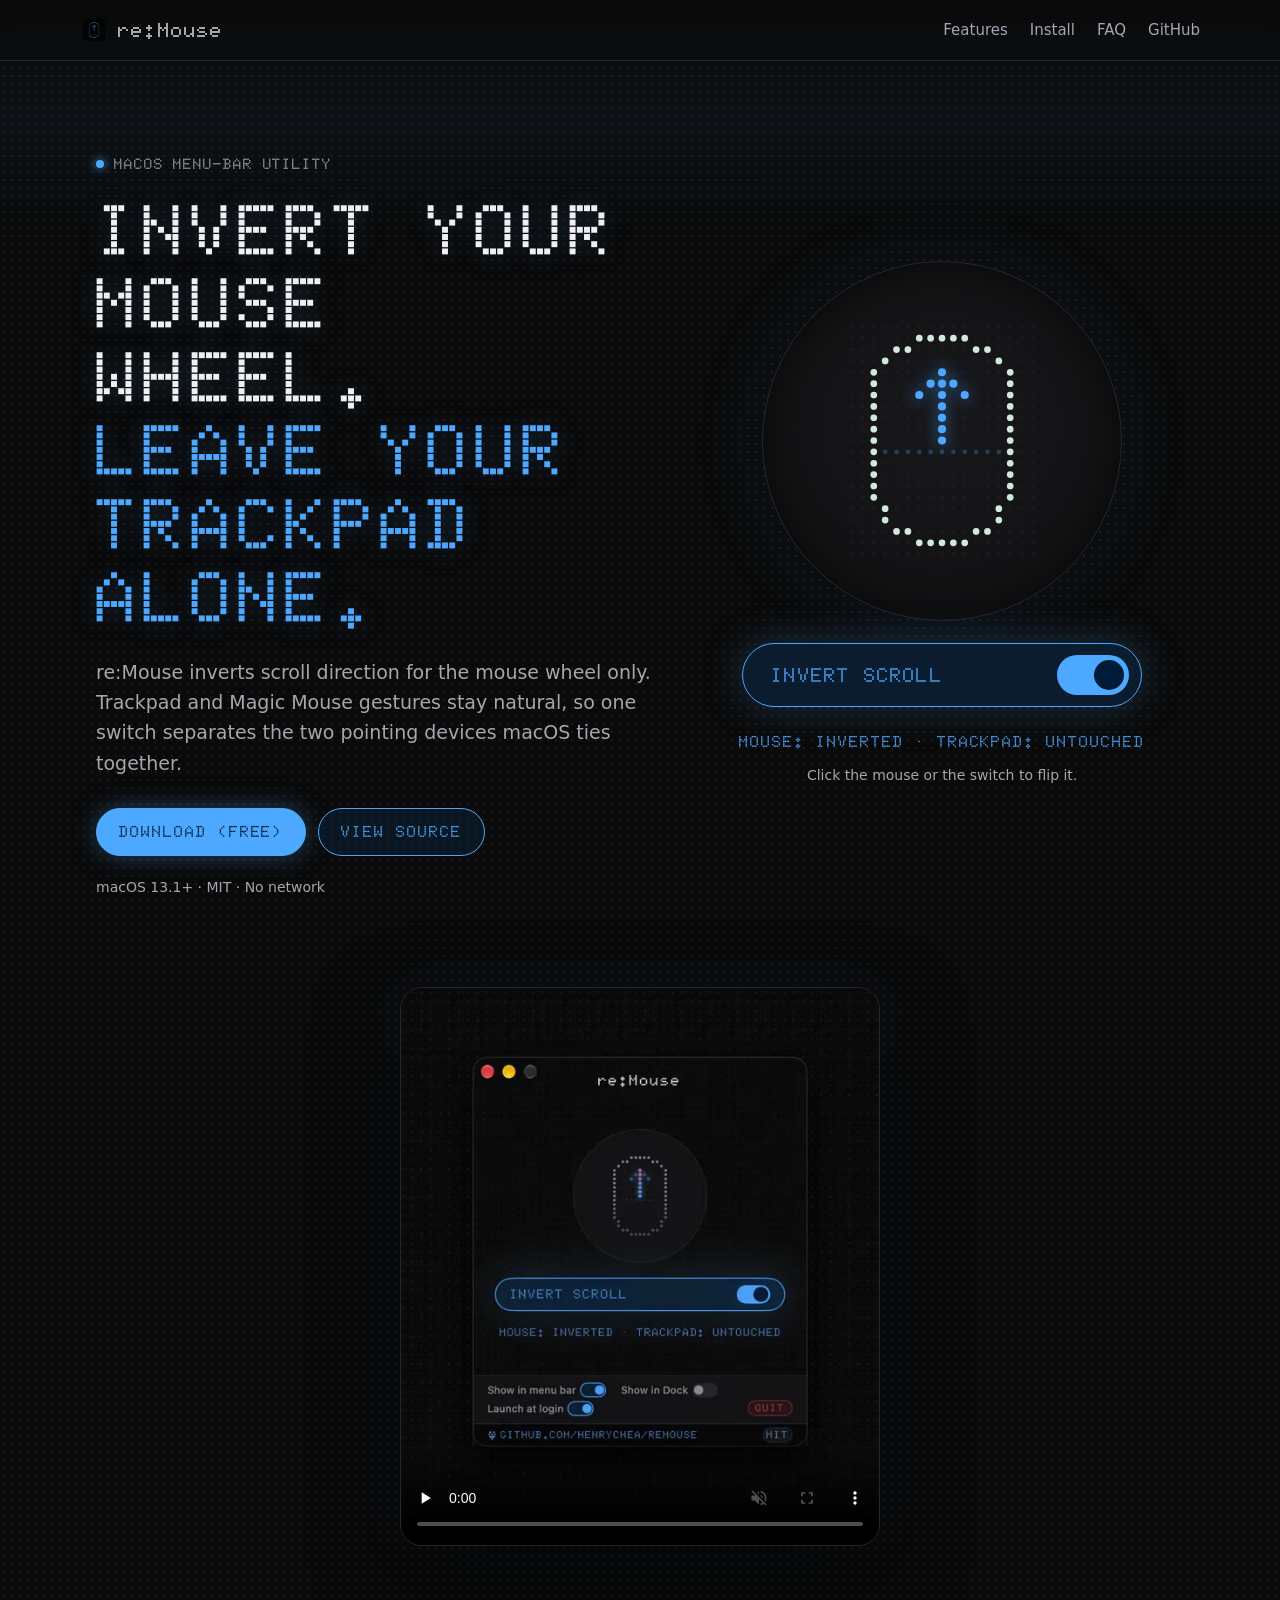
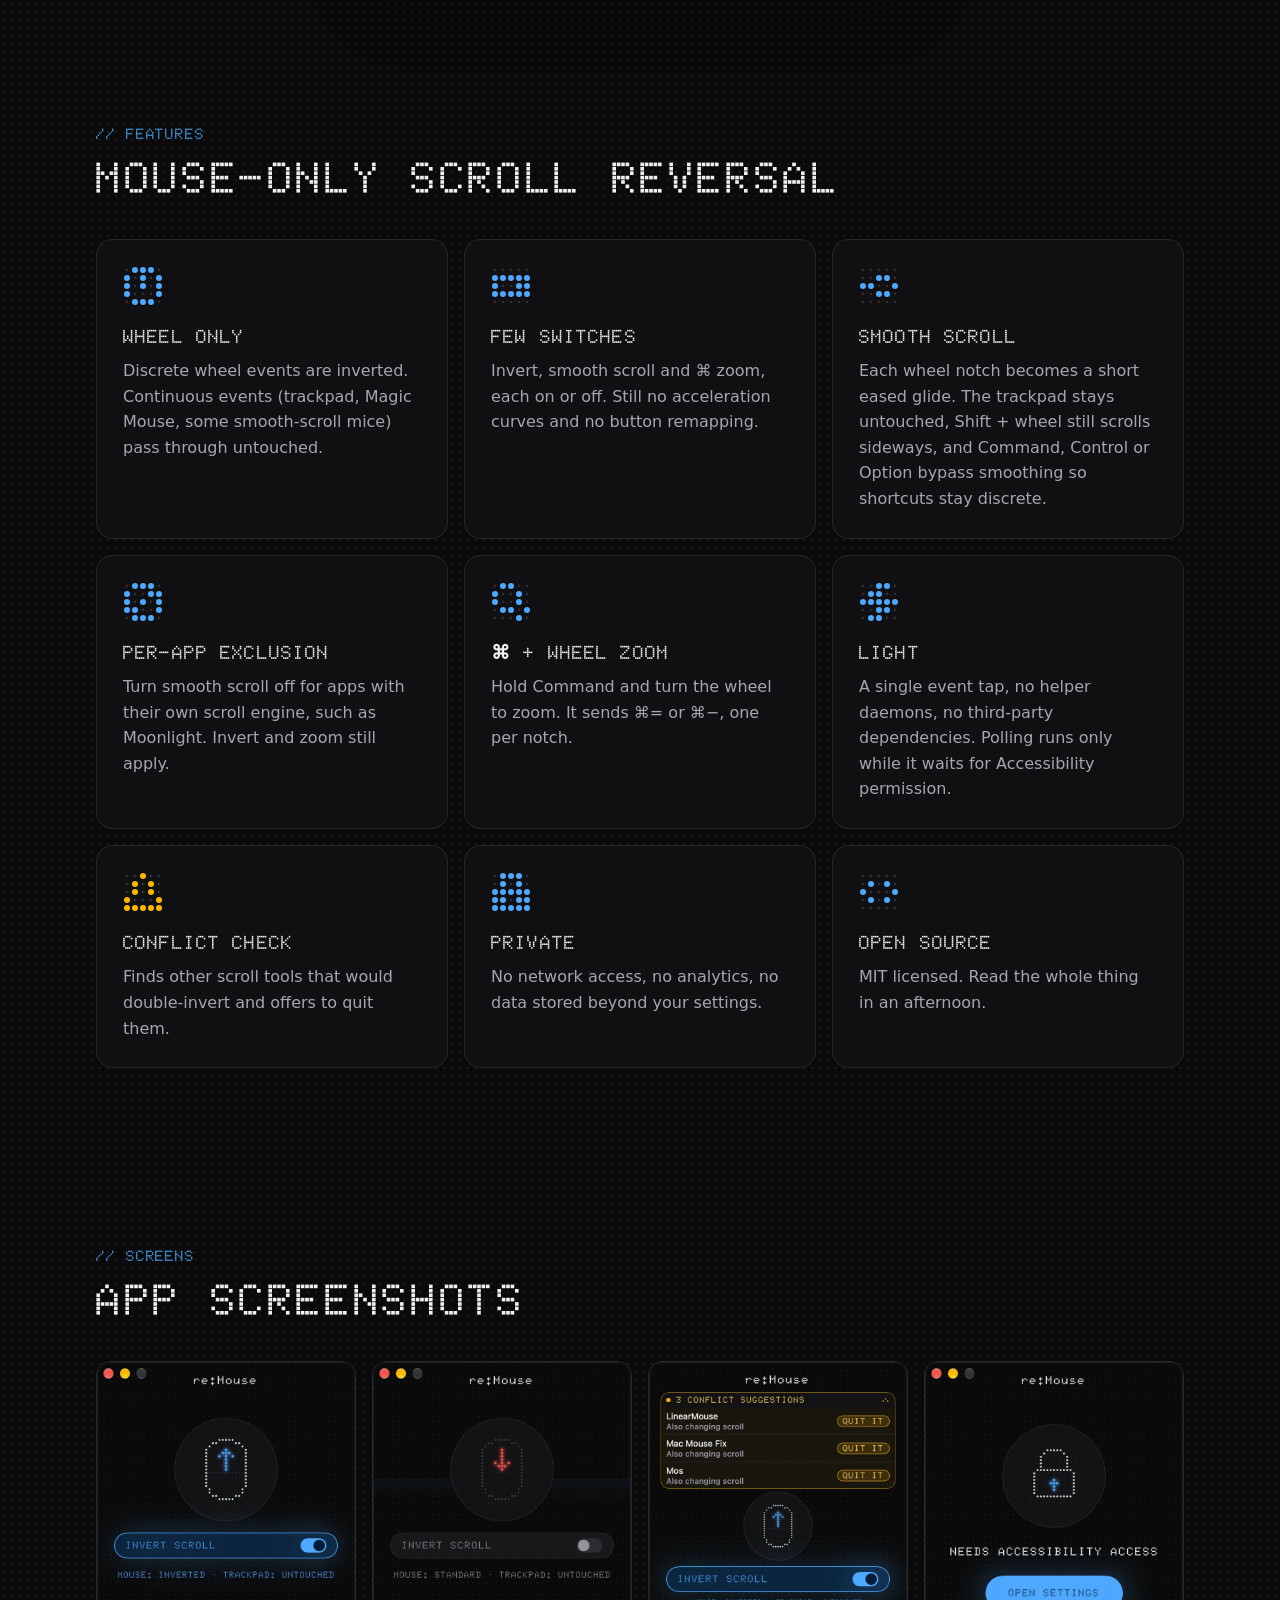
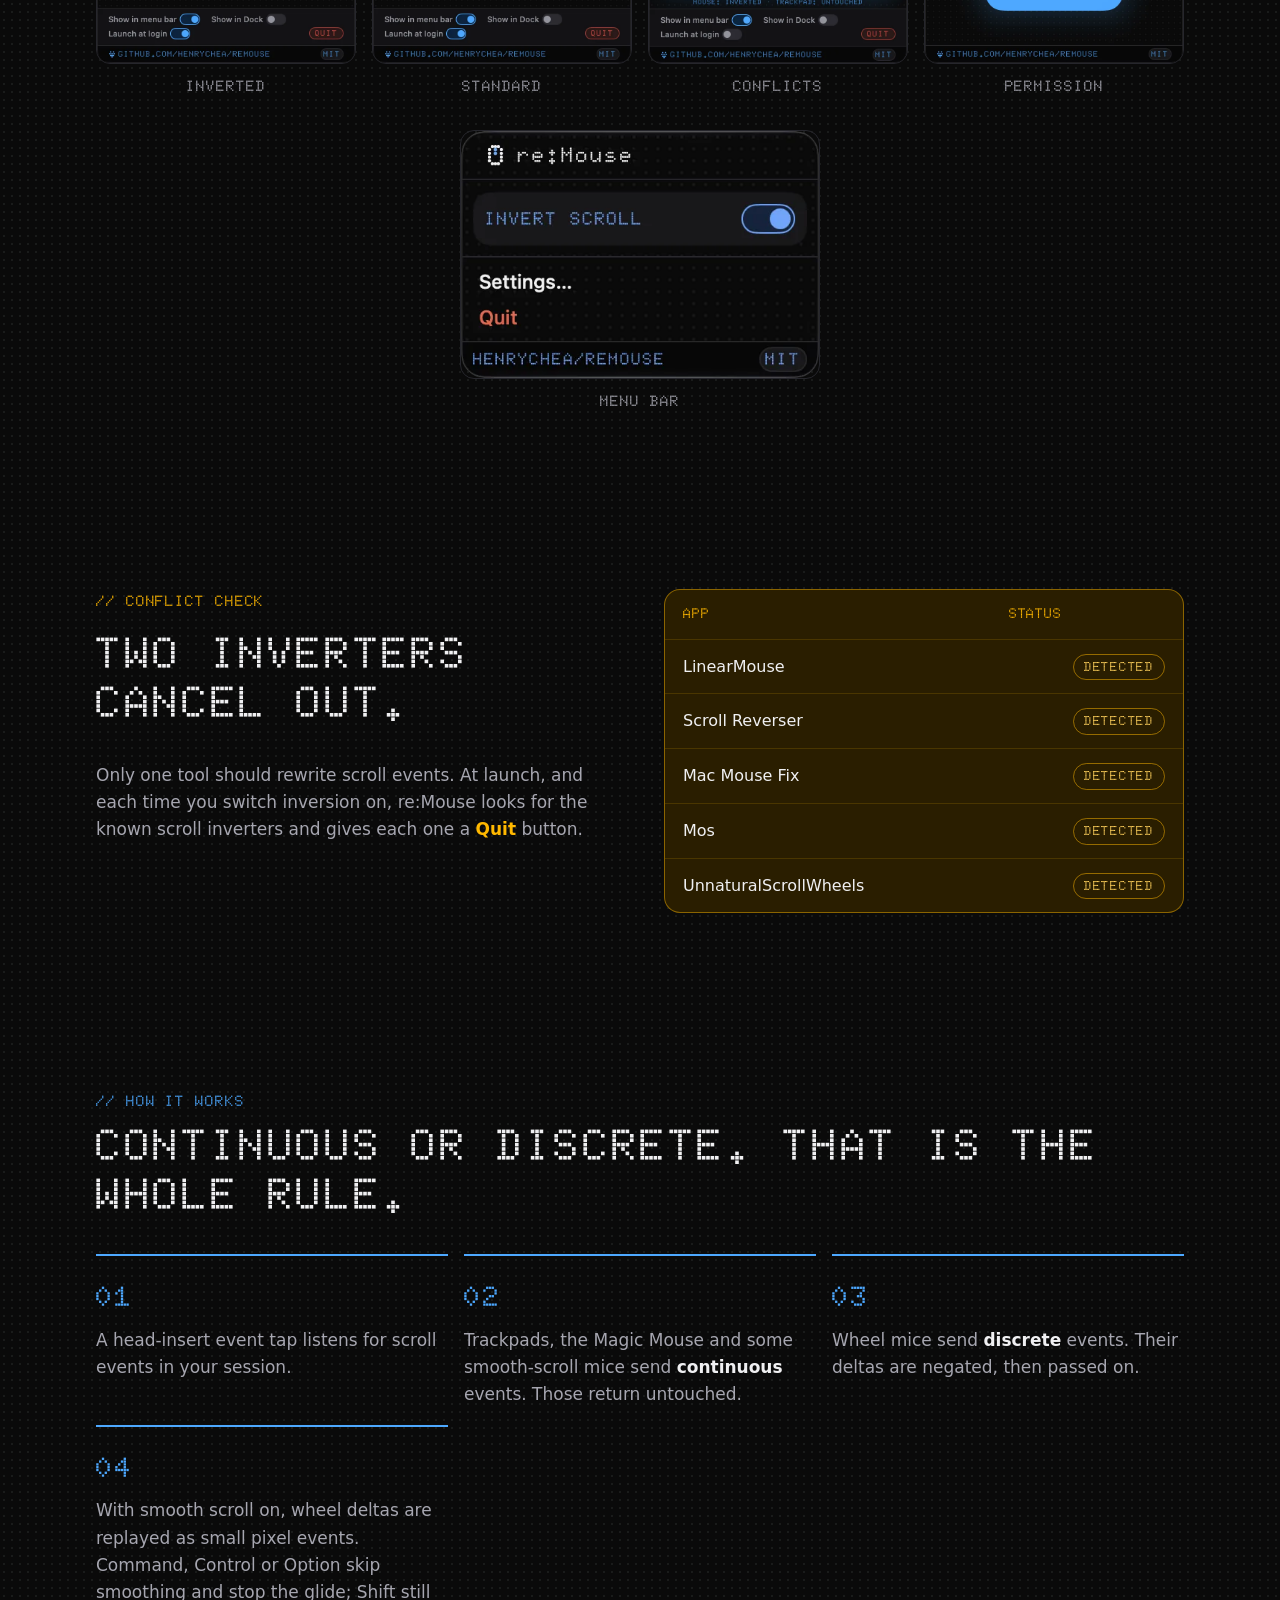
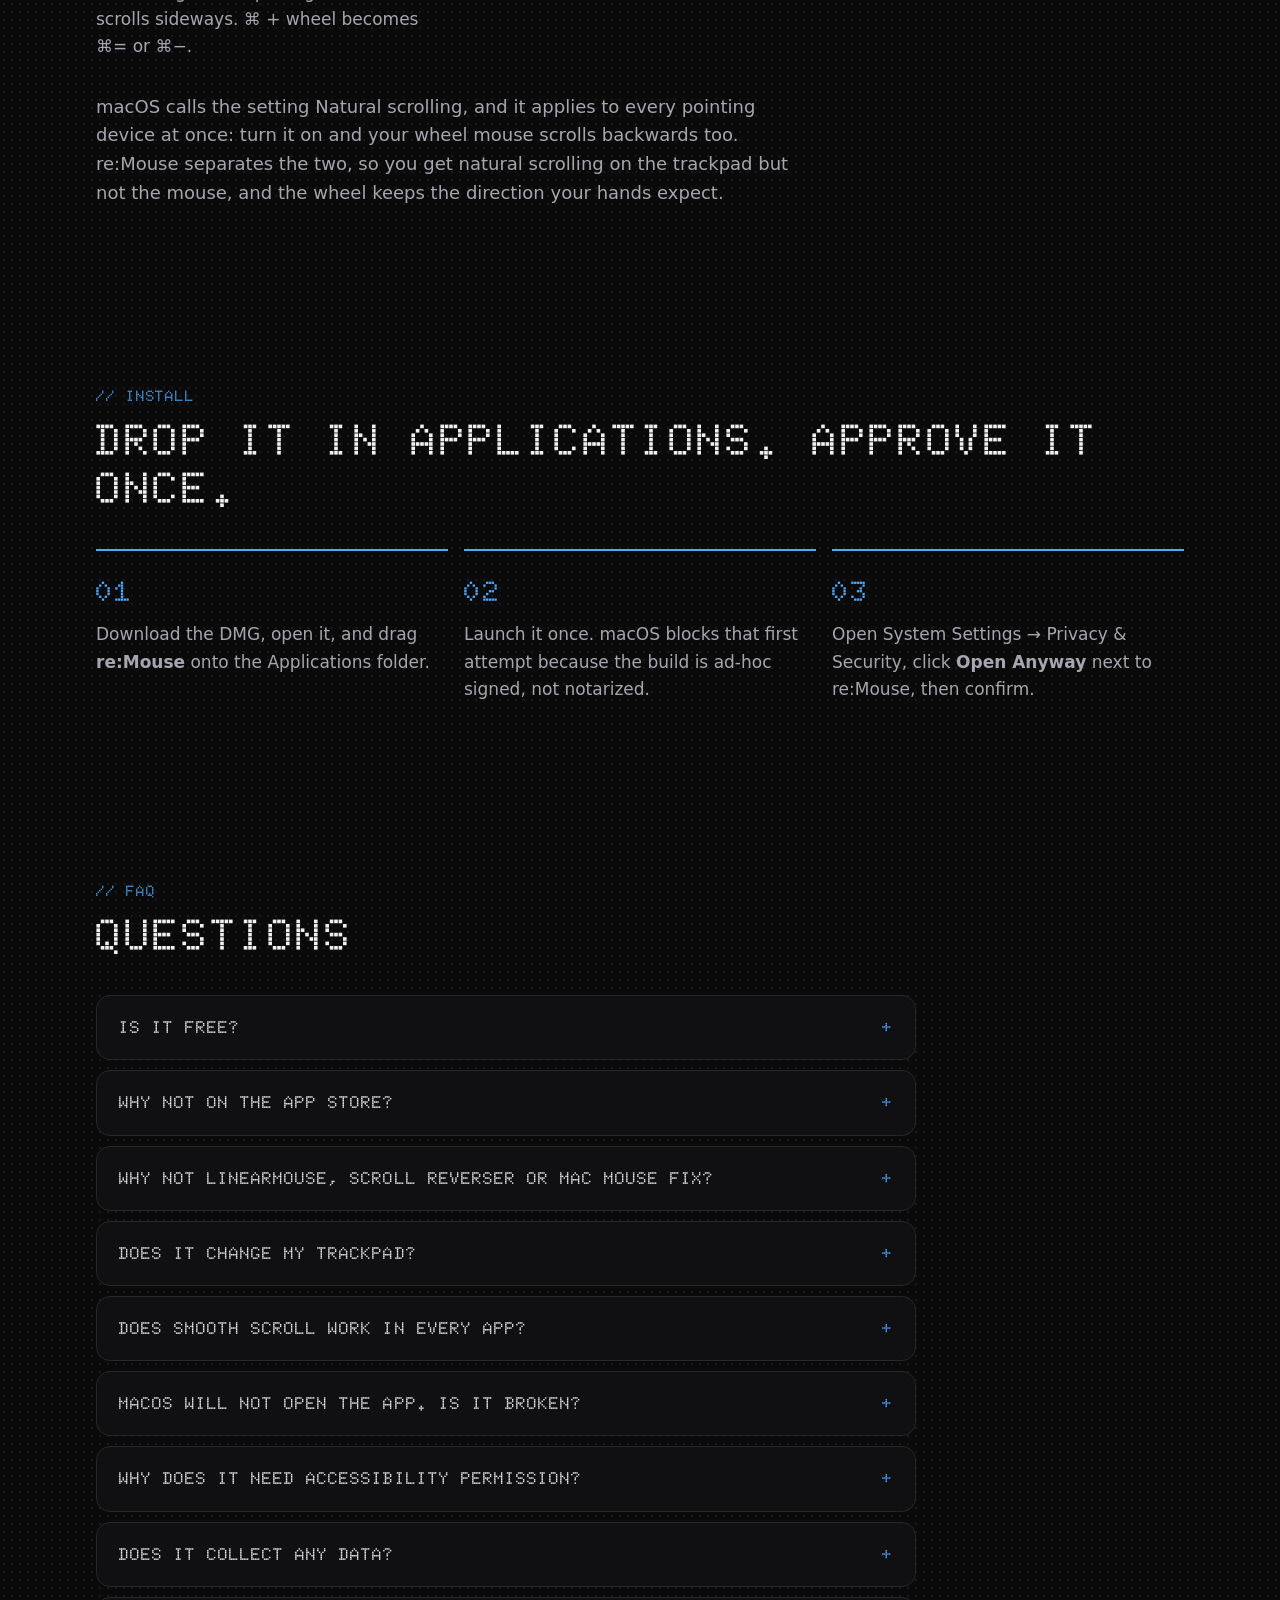
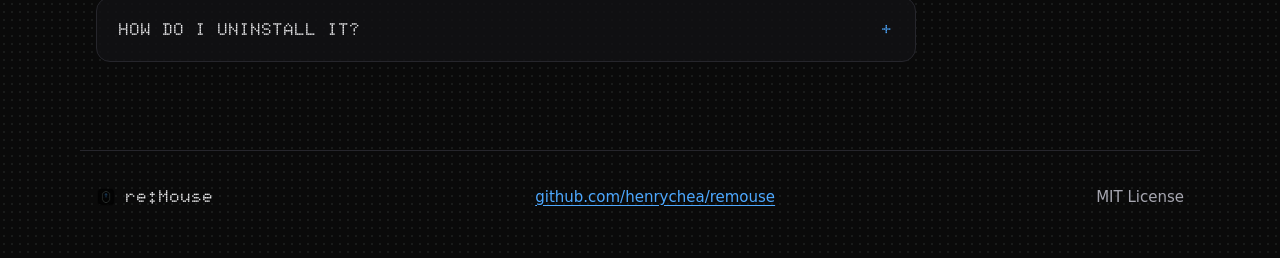
<file: docs/index.html>
<!doctype html>
<html lang="en">
<head>
<meta charset="utf-8">
<meta name="viewport" content="width=device-width, initial-scale=1">
<title>Reverse Mouse Scroll on Mac | re:Mouse</title>
<meta name="description" content="Reverse your mouse wheel on Mac while keeping trackpad and Magic Mouse scrolling natural, with smooth scroll and ⌘ + wheel zoom. Free, open source, and built for macOS 13.1+.">
<link rel="canonical" href="https://henrychea.github.io/remouse/">
<meta name="robots" content="index, follow">
<meta name="theme-color" content="#0A0A0A">
<meta property="og:type" content="website">
<meta property="og:site_name" content="re:Mouse">
<meta property="og:url" content="https://henrychea.github.io/remouse/">
<meta property="og:title" content="Reverse Mouse Scroll on Mac | re:Mouse">
<meta property="og:description" content="Reverse your mouse wheel on Mac while keeping trackpad and Magic Mouse scrolling natural, with smooth scroll and ⌘ + wheel zoom. Free, open source, and built for macOS 13.1+.">
<meta property="og:image" content="https://henrychea.github.io/remouse/assets/og.png">
<meta property="og:image:width" content="1200">
<meta property="og:image:height" content="630">
<meta property="og:image:alt" content="re:Mouse app icon beside the re:Mouse wordmark, the line invert your mouse wheel, leave your trackpad alone, and macOS 13.1+ · MIT · open source">
<meta name="twitter:card" content="summary_large_image">
<meta name="twitter:title" content="Reverse Mouse Scroll on Mac | re:Mouse">
<meta name="twitter:description" content="Reverse your mouse wheel on Mac while keeping trackpad and Magic Mouse scrolling natural, with smooth scroll and ⌘ + wheel zoom. Free, open source, and built for macOS 13.1+.">
<meta name="twitter:image" content="https://henrychea.github.io/remouse/assets/og.png">
<meta name="twitter:image:alt" content="re:Mouse app icon beside the re:Mouse wordmark, the line invert your mouse wheel, leave your trackpad alone, and macOS 13.1+ · MIT · open source">
<link rel="icon" type="image/png" sizes="32x32" href="assets/favicon-32.png">
<link rel="apple-touch-icon" sizes="180x180" href="assets/icon-192.png">
<link rel="preload" href="assets/fonts/Doto.woff2" as="font" type="font/woff2" crossorigin>
<link rel="stylesheet" href="style.css">
<script type="application/ld+json">
{
  "@context": "https://schema.org",
  "@type": "SoftwareApplication",
  "name": "re:Mouse",
  "url": "https://henrychea.github.io/remouse/",
  "description": "A free, open-source macOS menu-bar app that inverts mouse wheel scrolling and leaves trackpad and Magic Mouse gestures on natural scrolling. It also adds smooth scroll, per-app exclusion and ⌘ + wheel zoom.",
  "operatingSystem": "macOS 13.1+",
  "applicationCategory": "UtilitiesApplication",
  "softwareVersion": "1.1.1",
  "license": "https://opensource.org/licenses/MIT",
  "downloadUrl": "https://github.com/henrychea/remouse/releases/latest",
  "image": "https://henrychea.github.io/remouse/assets/og.png",
  "offers": { "@type": "Offer", "price": "0", "priceCurrency": "USD" },
  "author": { "@type": "Person", "name": "Henry Chea" }
}
</script>
</head>
<body>
<a class="skip" href="#main">Skip to content</a>

<header class="nav">
  <a class="brand" href="#top" aria-label="re:Mouse home">
    <img src="assets/icon-192.png" alt="" width="28" height="28">
    <span>re:Mouse</span>
  </a>
  <nav aria-label="Primary">
    <a href="#features">Features</a>
    <a href="#install">Install</a>
    <a href="#faq">FAQ</a>
    <a href="https://github.com/henrychea/remouse">GitHub</a>
  </nav>
</header>

<main id="main">
  <section class="hero" id="top">
    <div class="hero-copy">
      <p class="eyebrow"><span class="led" aria-hidden="true"></span> macOS menu-bar utility</p>
      <h1>Invert your mouse wheel.<br><span>Leave your trackpad alone.</span></h1>
      <p class="lede">re:Mouse inverts scroll direction for the mouse wheel only. Trackpad and Magic Mouse gestures stay natural, so one switch separates the two pointing devices macOS ties together.</p>
      <div class="cta">
        <a class="btn btn-primary" href="https://github.com/henrychea/remouse/releases/latest">Download (free)</a>
        <a class="btn btn-ghost" href="https://github.com/henrychea/remouse">View source</a>
      </div>
      <p class="meta">macOS 13.1+ · MIT · No network</p>
    </div>

    <div class="stage">
      <div class="dial">
        <canvas id="mouse" width="252" height="312" role="img" aria-label="Dot-matrix mouse with a blue arrow pointing up: wheel scrolling is inverted.">A dot-matrix drawing of a mouse with a blue arrow pointing up, meaning wheel scrolling is inverted. Use the switch below to flip the direction.</canvas>
      </div>
      <button class="pill" id="toggle" type="button" role="switch" aria-checked="true">
        <span class="pill-label">Invert scroll</span>
        <span class="knob" aria-hidden="true"></span>
      </button>
      <p class="status" id="status" aria-live="polite">Mouse: inverted · Trackpad: untouched</p>
      <p class="hint">Click the mouse or the switch to flip it.</p>
    </div>
  </section>

  <section class="demo" aria-labelledby="demo-title">
    <h2 id="demo-title" class="sr-only">Demo</h2>
    <div class="frame">
      <video controls muted loop playsinline preload="none" poster="assets/demo-poster.webp" width="720" height="840" aria-label="re:Mouse settings window switching inversion on and off" aria-describedby="demo-desc">
        <source src="assets/demo.mp4" type="video/mp4">
      </video>
    </div>
    <p class="sr-only" id="demo-desc">Silent 22-second loop of the re:Mouse settings window. The dot-matrix mouse shows a blue arrow pointing up and the INVERT SCROLL switch is on, with the status line reading Mouse: inverted, Trackpad: untouched. The switch is then turned off, the arrow turns red and points down, and the mouse stays untouched on the trackpad.</p>
  </section>

  <section id="features" aria-labelledby="features-title">
    <p class="kicker">// Features</p>
    <h2 id="features-title">Mouse-only scroll reversal</h2>
    <ul class="grid features">
      <li><span class="dot-icon" data-glyph="wheel"></span><h3>Wheel only</h3><p>Discrete wheel events are inverted. Continuous events (trackpad, Magic Mouse, some smooth-scroll mice) pass through untouched.</p></li>
      <li><span class="dot-icon" data-glyph="switch"></span><h3>Few switches</h3><p>Invert, smooth scroll and ⌘ zoom, each on or off. Still no acceleration curves and no button remapping.</p></li>
      <li><span class="dot-icon" data-glyph="wave"></span><h3>Smooth scroll</h3><p>Each wheel notch becomes a short eased glide. The trackpad stays untouched, Shift + wheel still scrolls sideways, and Command, Control or Option bypass smoothing so shortcuts stay discrete.</p></li>
      <li><span class="dot-icon" data-glyph="block"></span><h3>Per-app exclusion</h3><p>Turn smooth scroll off for apps with their own scroll engine, such as Moonlight. Invert and zoom still apply.</p></li>
      <li><span class="dot-icon" data-glyph="zoom"></span><h3>⌘ + wheel zoom</h3><p>Hold Command and turn the wheel to zoom. It sends ⌘= or ⌘−, one per notch.</p></li>
      <li><span class="dot-icon" data-glyph="bolt"></span><h3>Light</h3><p>A single event tap, no helper daemons, no third-party dependencies. Polling runs only while it waits for Accessibility permission.</p></li>
      <li><span class="dot-icon" data-glyph="warn"></span><h3>Conflict check</h3><p>Finds other scroll tools that would double-invert and offers to quit them.</p></li>
      <li><span class="dot-icon" data-glyph="lock"></span><h3>Private</h3><p>No network access, no analytics, no data stored beyond your settings.</p></li>
      <li><span class="dot-icon" data-glyph="code"></span><h3>Open source</h3><p>MIT licensed. Read the whole thing in an afternoon.</p></li>
    </ul>
  </section>

  <section id="screens" aria-labelledby="screens-title">
    <p class="kicker">// Screens</p>
    <h2 id="screens-title">App screenshots</h2>
    <div class="grid shots">
      <figure><picture><source type="image/webp" srcset="assets/shots/main-inverted.webp"><img src="assets/shots/main-inverted.png" alt="Main window with inversion on: blue arrow pointing up" width="720" height="840" loading="lazy"></picture><figcaption>Inverted</figcaption></figure>
      <figure><picture><source type="image/webp" srcset="assets/shots/main-standard.webp"><img src="assets/shots/main-standard.png" alt="Main window with inversion off: red arrow pointing down" width="720" height="840" loading="lazy"></picture><figcaption>Standard</figcaption></figure>
      <figure><picture><source type="image/webp" srcset="assets/shots/conflict-3.webp"><img src="assets/shots/conflict-3.png" alt="Conflict warning listing three other scroll apps with Quit buttons" width="720" height="840" loading="lazy"></picture><figcaption>Conflicts</figcaption></figure>
      <figure><picture><source type="image/webp" srcset="assets/shots/permission.webp"><img src="assets/shots/permission.png" alt="Accessibility permission prompt" width="720" height="840" loading="lazy"></picture><figcaption>Permission</figcaption></figure>
    </div>
    <figure class="menubar"><picture><source type="image/webp" srcset="assets/shots/menu-bar.webp"><img src="assets/shots/menu-bar.png" alt="Menu-bar dropdown with invert toggle, settings and quit" width="480" height="332" loading="lazy"></picture><figcaption>Menu bar</figcaption></figure>
  </section>

  <section id="conflicts" class="split" aria-labelledby="conflicts-title">
    <div>
      <p class="kicker warn">// Conflict check</p>
      <h2 id="conflicts-title">Two inverters cancel out.</h2>
      <p>Only one tool should rewrite scroll events. At launch, and each time you switch inversion on, re:Mouse looks for the known scroll inverters and gives each one a <strong>Quit</strong> button.</p>
    </div>
    <table class="apps">
      <caption class="sr-only">Known conflicting apps</caption>
      <thead><tr><th scope="col">App</th><th scope="col">Status</th></tr></thead>
      <tbody>
        <tr><td>LinearMouse</td><td><span class="tag">Detected</span></td></tr>
        <tr><td>Scroll Reverser</td><td><span class="tag">Detected</span></td></tr>
        <tr><td>Mac Mouse Fix</td><td><span class="tag">Detected</span></td></tr>
        <tr><td>Mos</td><td><span class="tag">Detected</span></td></tr>
        <tr><td>UnnaturalScrollWheels</td><td><span class="tag">Detected</span></td></tr>
      </tbody>
    </table>
  </section>

  <section id="how" aria-labelledby="how-title">
    <p class="kicker">// How it works</p>
    <h2 id="how-title">Continuous or discrete. That is the whole rule.</h2>
    <ol class="steps">
      <li><span class="n">01</span><p>A head-insert event tap listens for scroll events in your session.</p></li>
      <li><span class="n">02</span><p>Trackpads, the Magic Mouse and some smooth-scroll mice send <em>continuous</em> events. Those return untouched.</p></li>
      <li><span class="n">03</span><p>Wheel mice send <em>discrete</em> events. Their deltas are negated, then passed on.</p></li>
      <li><span class="n">04</span><p>With smooth scroll on, wheel deltas are replayed as small pixel events. Command, Control or Option skip smoothing and stop the glide; Shift still scrolls sideways. ⌘ + wheel becomes ⌘= or ⌘−.</p></li>
    </ol>
    <p class="note">macOS calls the setting Natural scrolling, and it applies to every pointing device at once: turn it on and your wheel mouse scrolls backwards too. re:Mouse separates the two, so you get natural scrolling on the trackpad but not the mouse, and the wheel keeps the direction your hands expect.</p>
  </section>

  <section id="install" aria-labelledby="install-title">
    <p class="kicker">// Install</p>
    <h2 id="install-title">Drop it in Applications. Approve it once.</h2>
    <ol class="steps">
      <li><span class="n">01</span><p>Download the DMG, open it, and drag <strong>re:Mouse</strong> onto the Applications folder.</p></li>
      <li><span class="n">02</span><p>Launch it once. macOS blocks that first attempt because the build is ad-hoc signed, not notarized.</p></li>
      <li><span class="n">03</span><p>Open System Settings → Privacy &amp; Security, click <strong>Open Anyway</strong> next to re:Mouse, then confirm.</p></li>
    </ol>
  </section>

  <section id="faq" aria-labelledby="faq-title">
    <p class="kicker">// FAQ</p>
    <h2 id="faq-title">Questions</h2>
    <div class="faq">
      <details><summary>Is it free?</summary><p>Yes. MIT licensed, free to download, use and modify. Builds from source with Xcode 15 or later.</p></details>
      <details><summary>Why not on the App Store?</summary><p>In our tested sandboxed build, the App Sandbox refused the event tap that changes scroll events: it could only observe them, never invert them (<a href="https://github.com/henrychea/remouse/blob/main/docs/notes/sandbox-spike.md">spike result</a>). So re:Mouse ships as a free download outside the App Store.</p></details>
      <details><summary>Why not LinearMouse, Scroll Reverser or Mac Mouse Fix?</summary><p>They are good tools with more options. re:Mouse is a small Scroll Reverser alternative and a LinearMouse alternative for people who want a few switches, smooth scroll and ⌘ zoom without the rest.</p></details>
      <details><summary>Does it change my trackpad?</summary><p>No. Trackpad and Magic Mouse events are continuous, and re:Mouse passes them through unchanged. Keep "Natural scrolling" on in System Settings.</p></details>
      <details><summary>Does smooth scroll work in every app?</summary><p>Yes by default. If an app has its own scroll engine, use EXCLUDE… next to the Smooth scroll switch to turn smoothing off there.</p></details>
      <details><summary>macOS will not open the app. Is it broken?</summary><p>No. The build is ad-hoc signed, not notarized, and since macOS 15 there is no right-click → Open shortcut. Launch it once, then approve it in System Settings → Privacy &amp; Security → Open Anyway. Advanced: clear the quarantine flag with <code>xattr -dr com.apple.quarantine /Applications/reMouse.app</code>.</p></details>
      <details><summary>Why does it need Accessibility permission?</summary><p>macOS only lets apps with Accessibility access install an event tap that can modify input. Grant it in System Settings → Privacy &amp; Security → Accessibility. After an update, macOS can ask again. If scrolling stops, remove re:Mouse from the list and add it again.</p></details>
      <details><summary>Does it collect any data?</summary><p>No. It makes no network connections and stores only its own settings.</p></details>
      <details><summary>How do I uninstall it?</summary><p>Quit from the menu bar, delete reMouse.app from Applications, and remove it from the Accessibility list.</p></details>
    </div>
  </section>
</main>

<footer class="foot">
  <span class="brand"><img src="assets/icon-192.png" alt="" width="20" height="20"> re:Mouse</span>
  <a href="https://github.com/henrychea/remouse">github.com/henrychea/remouse</a>
  <span>MIT License</span>
</footer>

<script src="app.js" defer></script>
</body>
</html>
</file>
<file: docs/style.css>
@font-face {
  font-family: "Doto";
  src: url("assets/fonts/Doto.woff2") format("woff2");
  font-weight: 100 900;
  font-display: swap;
}

:root {
  --bg: #0A0A0A;
  --bg-low: #121214;
  --bg-mid: #18181B;
  --bg-high: #222226;
  --line: #26262C;
  --outline: #46464F;
  --text: #F0F0F2;
  --text-dim: #A6A6B0;
  --primary: #4DA8FF;
  --primary-deep: #0B243D;
  --on-primary: #001C38;
  --warning: #FFB800;
  --warning-deep: #2A1E00;
  --error: #FF5449;
  --dot: rgba(228, 255, 244, 0.07);
  --display: "Doto", ui-monospace, Menlo, monospace;
  --sans: -apple-system, BlinkMacSystemFont, "Inter", "Segoe UI", system-ui, sans-serif;
  color-scheme: dark;
}

*, *::before, *::after { box-sizing: border-box; }

html { scroll-behavior: smooth; }

body {
  margin: 0;
  background-color: var(--bg);
  background-image: radial-gradient(var(--dot) 1px, transparent 1.2px);
  background-size: 8px 8px;
  color: var(--text);
  font: 400 17px/1.6 var(--sans);
  -webkit-font-smoothing: antialiased;
  overflow-x: hidden;
}

body::after {
  content: "";
  position: fixed;
  inset: 0;
  pointer-events: none;
  background: linear-gradient(180deg, transparent 0%, rgba(77, 168, 255, 0.05) 50%, transparent 100%);
  background-size: 100% 240px;
  background-repeat: no-repeat;
  animation: scan 3.2s ease-out 1;
  z-index: 50;
}

@keyframes scan {
  from { background-position: 0 -240px; }
  to { background-position: 0 calc(100vh + 240px); }
}

img, video, canvas { display: block; max-width: 100%; }

a { color: var(--primary); text-underline-offset: 3px; }

:focus-visible {
  outline: 2px solid var(--primary);
  outline-offset: 3px;
  border-radius: 6px;
}

.sr-only {
  position: absolute; width: 1px; height: 1px; overflow: hidden;
  clip: rect(0 0 0 0); white-space: nowrap;
}

.skip {
  position: absolute; left: 16px; top: -60px; z-index: 100;
  background: var(--primary); color: var(--on-primary);
  padding: 8px 14px; border-radius: 8px; font-weight: 600;
}
.skip:focus { top: 12px; }

h1, h2, h3, .kicker, .eyebrow, .pill, .status, .btn, .n, .brand, figcaption, summary, .tag {
  font-family: var(--display);
  font-weight: 800;
  letter-spacing: 0.06em;
}

.nav {
  position: sticky; top: 0; z-index: 40;
  display: flex; align-items: center; justify-content: space-between; gap: 16px;
  padding: 14px max(16px, calc((100% - 1120px) / 2));
  background: rgba(10, 10, 10, 0.82);
  backdrop-filter: blur(10px);
  -webkit-backdrop-filter: blur(10px);
  border-bottom: 1px solid var(--line);
}
.brand { display: inline-flex; align-items: center; gap: 10px; color: var(--text); text-decoration: none; font-size: 20px; }
.brand img { border-radius: 6px; }
.nav nav { display: flex; gap: 22px; }
.nav nav a { color: var(--text-dim); text-decoration: none; font-size: 15px; }
.nav nav a:hover { color: var(--text); }

main > section {
  max-width: 1120px;
  margin: 0 auto;
  padding: 88px 16px;
}

.kicker { color: var(--primary); font-size: 15px; margin: 0 0 8px; text-transform: uppercase; }
.kicker.warn { color: var(--warning); }

h2 { font-size: clamp(28px, 4vw, 44px); line-height: 1.1; margin: 0 0 36px; text-transform: uppercase; }
h3 { font-size: 19px; margin: 0 0 6px; text-transform: uppercase; }

.hero {
  display: grid;
  grid-template-columns: 1.15fr 1fr;
  gap: 48px;
  align-items: center;
  min-height: 640px;
}
.eyebrow { display: inline-flex; align-items: center; gap: 10px; color: var(--text-dim); font-size: 15px; text-transform: uppercase; margin: 0 0 18px; }
.led { width: 8px; height: 8px; border-radius: 50%; background: var(--primary); box-shadow: 0 0 10px var(--primary); }
h1 {
  font-size: clamp(38px, 6vw, 72px);
  line-height: 1.02;
  margin: 0 0 22px;
  text-transform: uppercase;
  text-shadow: 0 0 24px rgba(77, 168, 255, 0.25);
}
h1 span { color: var(--primary); }
.lede { color: var(--text-dim); font-size: 19px; max-width: 34em; margin: 0 0 30px; }
.cta { display: flex; flex-wrap: wrap; gap: 12px; }
.meta { color: var(--text-dim); font-size: 14px; margin: 20px 0 0; }

.btn {
  display: inline-flex; align-items: center; justify-content: center;
  min-height: 48px; padding: 0 22px;
  border-radius: 999px; font-size: 16px; text-decoration: none; text-transform: uppercase;
  border: 1px solid var(--primary);
  transition: background-color 0.18s, box-shadow 0.18s, color 0.18s;
}
.btn-primary { background: var(--primary); color: var(--on-primary); box-shadow: 0 0 24px rgba(77, 168, 255, 0.35); }
.btn-primary:hover { box-shadow: 0 0 36px rgba(77, 168, 255, 0.6); }
.btn-ghost { color: var(--primary); background: rgba(11, 36, 61, 0.5); }
.btn-ghost:hover { background: var(--primary-deep); }

.stage { display: flex; flex-direction: column; align-items: center; gap: 22px; }
.dial {
  width: min(360px, 82vw); aspect-ratio: 1;
  border-radius: 50%;
  display: flex; align-items: center; justify-content: center;
  background: radial-gradient(circle at 50% 45%, var(--bg-mid), var(--bg-low) 70%);
  border: 1px solid var(--line);
  box-shadow: inset 0 0 40px rgba(0, 0, 0, 0.6), 0 0 80px rgba(77, 168, 255, 0.08);
}
#mouse { width: 58%; height: auto; aspect-ratio: 84 / 104; cursor: pointer; border-radius: 12px; }

.pill {
  display: flex; align-items: center; justify-content: space-between; gap: 24px;
  width: min(400px, 100%); min-height: 64px; padding: 0 12px 0 28px;
  border-radius: 999px; cursor: pointer;
  font-size: 20px; text-transform: uppercase; color: var(--primary);
  background: rgba(11, 36, 61, 0.7);
  border: 1.5px solid var(--primary);
  box-shadow: 0 0 40px rgba(77, 168, 255, 0.25);
  transition: color 0.18s, border-color 0.18s, box-shadow 0.18s, background-color 0.18s;
}
.knob {
  position: relative; width: 72px; height: 40px; border-radius: 999px;
  background: var(--primary); transition: background-color 0.18s;
}
.knob::after {
  content: ""; position: absolute; top: 5px; left: 37px;
  width: 30px; height: 30px; border-radius: 50%;
  background: var(--on-primary); transition: left 0.18s ease-out, background-color 0.18s;
}
.pill[aria-checked="false"] { color: var(--text-dim); border-color: var(--outline); background: var(--bg-mid); box-shadow: none; }
.pill[aria-checked="false"] .knob { background: var(--bg-high); }
.pill[aria-checked="false"] .knob::after { left: 5px; background: #94949E; }

.status { margin: 0; font-size: 16px; text-transform: uppercase; color: var(--primary); text-align: center; }
.status.off { color: var(--text-dim); }
.hint { margin: -12px 0 0; font-size: 14px; color: var(--text-dim); }

.demo { padding-top: 0 !important; }
.frame {
  max-width: 480px; margin: 0 auto;
  border: 1px solid var(--line); border-radius: 22px; overflow: hidden;
  background: var(--bg-low);
  box-shadow: 0 30px 80px rgba(0, 0, 0, 0.6), 0 0 60px rgba(77, 168, 255, 0.08);
}
.frame video { width: 100%; height: auto; aspect-ratio: 720 / 840; object-fit: cover; }

.grid { display: grid; gap: 16px; padding: 0; margin: 0; list-style: none; }
.features { grid-template-columns: repeat(3, 1fr); }
.features li {
  padding: 26px; border-radius: 16px;
  background: rgba(18, 18, 20, 0.85); border: 1px solid var(--line);
}
.features p { margin: 0; color: var(--text-dim); font-size: 16px; }
.dot-icon { display: block; width: 40px; height: 40px; margin-bottom: 16px; }

.shots { grid-template-columns: repeat(4, 1fr); }
figure { margin: 0; }
figure img { border-radius: 14px; border: 1px solid var(--line); width: 100%; height: auto; }
figcaption { margin-top: 10px; font-size: 15px; color: var(--text-dim); text-transform: uppercase; text-align: center; }
.menubar { max-width: 360px; margin: 32px auto 0; }

.split { display: grid; grid-template-columns: 1fr 1fr; gap: 48px; align-items: start; }
.split p { color: var(--text-dim); margin: 0 0 16px; }
.split strong { color: var(--warning); }
.apps {
  width: 100%; border-collapse: separate; border-spacing: 0;
  background: var(--warning-deep); border: 1px solid rgba(255, 184, 0, 0.45);
  border-radius: 16px; overflow: hidden; font-size: 16px;
}
.apps th, .apps td { text-align: left; padding: 13px 18px; border-bottom: 1px solid rgba(255, 184, 0, 0.15); }
.apps th { color: var(--warning); font-family: var(--display); font-weight: 800; letter-spacing: 0.06em; text-transform: uppercase; font-size: 14px; }
.apps tr:last-child td { border-bottom: 0; }
.apps td:last-child { text-align: right; }
.tag {
  display: inline-block; padding: 2px 10px; border-radius: 999px;
  font-size: 13px; text-transform: uppercase;
  color: #FFD15C; border: 1px solid rgba(255, 184, 0, 0.5);
}

.steps { list-style: none; padding: 0; margin: 0; display: grid; grid-template-columns: repeat(3, 1fr); gap: 16px; }
.steps li { border-top: 2px solid var(--primary); padding-top: 18px; }
.steps p { margin: 8px 0 0; color: var(--text-dim); }
.steps em { color: var(--text); font-style: normal; font-weight: 600; }
.note { margin: 32px 0 0; max-width: 62ch; color: var(--text-dim); font-size: 18px; }
.n { color: var(--primary); font-size: 28px; }

.faq { max-width: 820px; display: grid; gap: 10px; }
details { border: 1px solid var(--line); border-radius: 14px; background: rgba(18, 18, 20, 0.85); }
summary {
  cursor: pointer; padding: 18px 22px; font-size: 17px; text-transform: uppercase;
  list-style: none; display: flex; justify-content: space-between; gap: 16px;
}
summary::-webkit-details-marker { display: none; }
summary::after { content: "+"; color: var(--primary); }
details[open] summary::after { content: "−"; }
details p { margin: 0; padding: 0 22px 20px; color: var(--text-dim); }
code { font-family: ui-monospace, Menlo, monospace; font-size: 0.92em; color: var(--text); background: var(--bg-mid); border: 1px solid var(--line); border-radius: 4px; padding: 1px 6px; }

.foot {
  display: flex; flex-wrap: wrap; align-items: center; justify-content: space-between; gap: 16px;
  max-width: 1120px; margin: 0 auto; padding: 32px 16px 48px;
  border-top: 1px solid var(--line);
  color: var(--text-dim); font-size: 15px;
}
.foot .brand { font-size: 17px; }

@media (max-width: 900px) {
  .hero, .split { grid-template-columns: 1fr; }
  .hero { min-height: 0; gap: 56px; padding-top: 56px; }
  .features, .steps { grid-template-columns: 1fr 1fr; }
  .shots { grid-template-columns: 1fr 1fr; }
}

@media (max-width: 600px) {
  main > section { padding: 64px 16px; }
  .nav { flex-wrap: wrap; padding: 12px 16px; }
  .nav nav { flex-wrap: wrap; gap: 8px 14px; width: 100%; }
  .nav nav a { font-size: 14px; }
  .features, .steps { grid-template-columns: 1fr; }
  .apps { font-size: 14px; }
  .apps th, .apps td { padding: 11px 12px; }
  .pill { font-size: 17px; padding-left: 20px; min-height: 58px; }
  .knob { width: 64px; height: 36px; }
  .knob::after { width: 26px; height: 26px; left: 33px; }
  .btn { width: 100%; }
}

@media (prefers-reduced-motion: reduce) {
  html { scroll-behavior: auto; }
  body::after { animation: none; display: none; }
  *, *::before, *::after { transition: none !important; }
}
</file>
